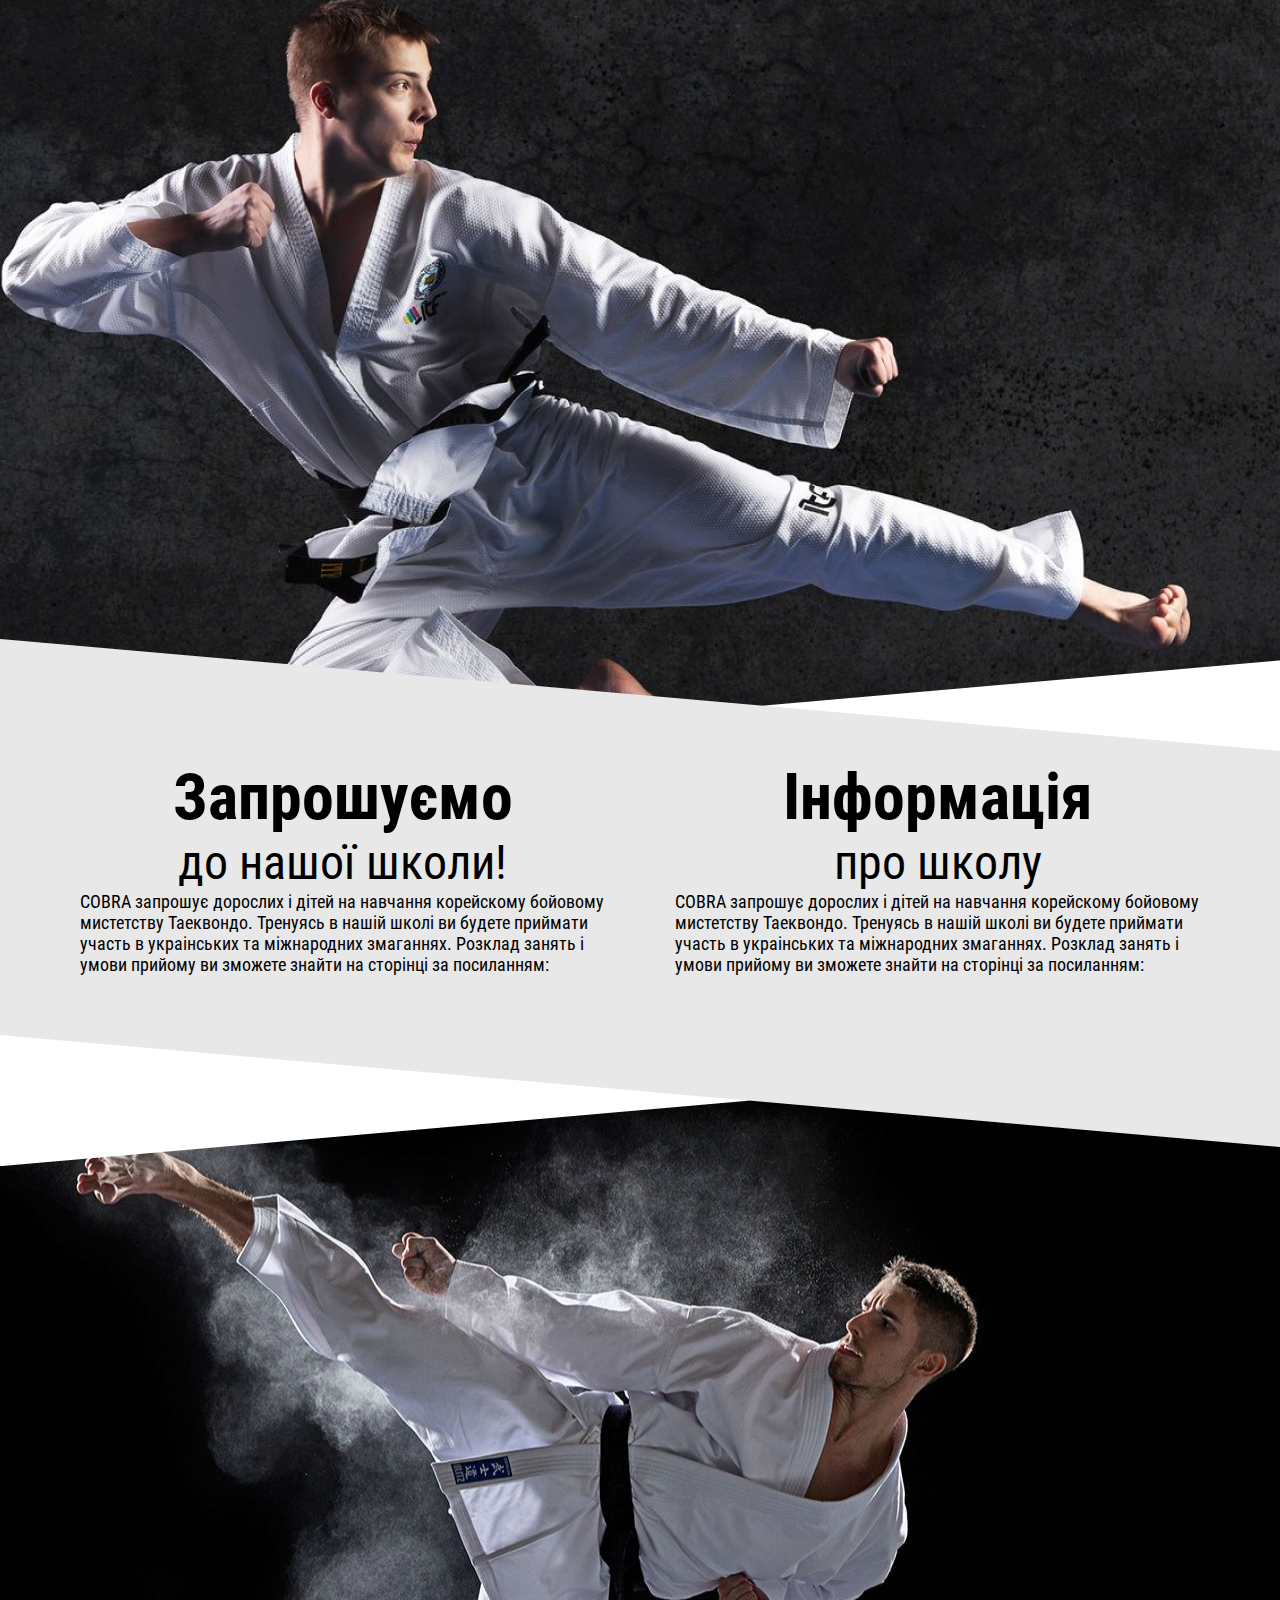
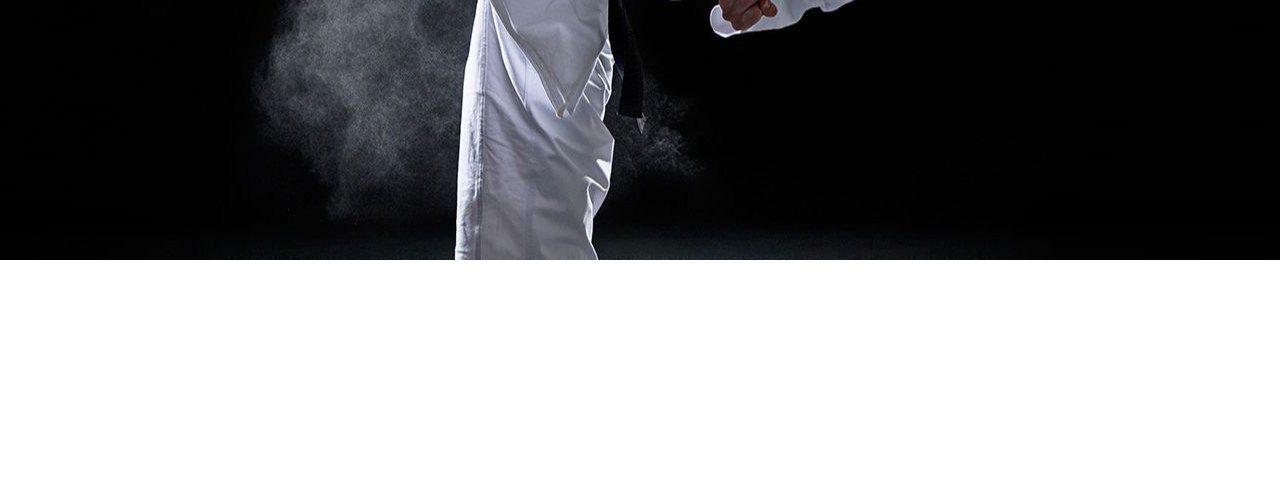
<file: index.html>
<!DOCTYPE html>
<html lang="en">
<head>
    <meta charset="UTF-8">
    <meta name="viewport" content="width=device-width, initial-scale=1.0">
    <title>Taekwondo - Cobra club</title>
    <link rel="stylesheet" href="./css/style.css">
    <script
            src="https://code.jquery.com/jquery-3.3.1.js"
            integrity="sha256-2Kok7MbOyxpgUVvAk/HJ2jigOSYS2auK4Pfzbm7uH60="
            crossorigin="anonymous">
    </script>
    <script>
        $(function(){
            $("#header").load("header.html");
            $("#footer").load("footer.html");
        });
    </script>
</head>
<body>
    <div id="header"></div>
    <main>
        <div class="main__background">
            <div class="middle">
                <div class="middle__wrapper">
                    <div class="article">
                        <div class="article__title">Запрошуємо</div>
                        <div class="article__subtitle">до нашої школи!</div>
                        <div class="article__text">COBRA запрошує дорослих і дітей на навчання корейскому бойовому
                            мистетству Таеквондо.
                            Тренуясь в нашій школі ви будете приймати участь в украінських та
                            міжнародних змаганнях.
                            Розклад занять і умови прийому ви зможете знайти на сторінці за
                            посиланням: </div>
                    </div>
                    <div class="article">
                        <div class="article__title">Інформація</div>
                        <div class="article__subtitle">про школу</div>
                        <div class="article__text">COBRA запрошує дорослих і дітей на навчання корейскому бойовому
                            мистетству Таеквондо.
                            Тренуясь в нашій школі ви будете приймати участь в украінських та
                            міжнародних змаганнях.
                            Розклад занять і умови прийому ви зможете знайти на сторінці за
                            посиланням: </div>
                    </div>
                </div>
            </div>
        </div>
        <div class="main__bottom__background">

        </div>
    </main>
    <div id="footer" class="main__footer"></div>
</body>
</html>
</file>
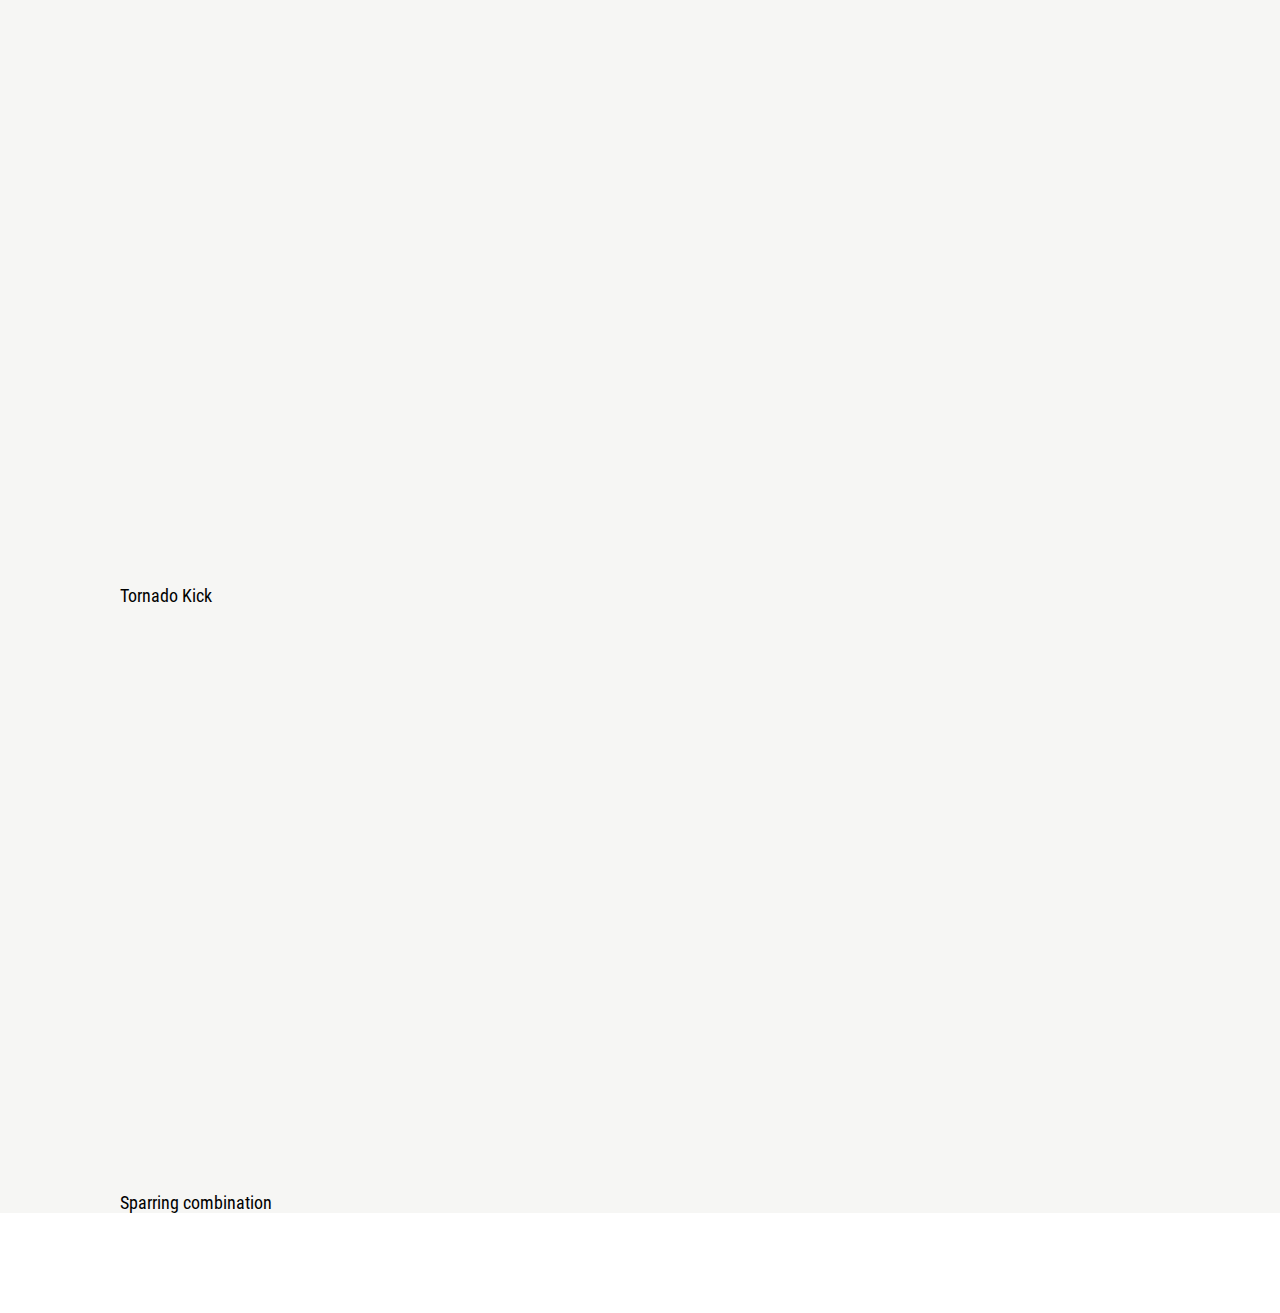
<file: gallery.html>
<!DOCTYPE html>
<html lang="en">
<head>
    <meta charset="UTF-8">
    <title>Taekwondo - Contacts</title>
    <link rel="stylesheet" href="./css/style.css">
    <script
            src="https://code.jquery.com/jquery-3.3.1.js"
            integrity="sha256-2Kok7MbOyxpgUVvAk/HJ2jigOSYS2auK4Pfzbm7uH60="
            crossorigin="anonymous">
    </script>
    <script>
        $(function(){
            $("#header").load("header.html");
            $("#footer").load("footer.html");
        });
    </script>
</head>
<body>
    <div id="header"></div>
    <main>
        <div class="videos">
            <div class="videos__wrapper">
                <div class="video__item">Tornado Kick</div>
                <iframe class="video__element" src="https://www.youtube.com/embed/NMICZNCv4hE" title="YouTube video player" allow="accelerometer; autoplay; clipboard-write; encrypted-media; gyroscope; picture-in-picture" allowfullscreen></iframe>
            </div>
            <div class="videos__wrapper">
                <div class="video__item">Sparring combination</div>
                <iframe class="video__element" src="https://www.youtube.com/embed/T4Z7Bf26LD8?start=1" title="YouTube video player" allow="accelerometer; autoplay; clipboard-write; encrypted-media; gyroscope; picture-in-picture" allowfullscreen></iframe>
            </div>
        </div>
    </main>
    <div id="footer"></div>
</body>
</html>
</file>
<file: css/style.css>
/*Reset style
/* http://meyerweb.com/eric/tools/css/reset/
   v2.0 | 20110126
   License: none (public domain)
*/

html, body, div, span, applet, object, iframe,
h1, h2, h3, h4, h5, h6, p, blockquote, pre,
a, abbr, acronym, address, big, cite, code,
del, dfn, em, img, ins, kbd, q, s, samp,
small, strike, strong, sub, sup, tt, var,
b, u, i, center,
dl, dt, dd, ol, ul, li,
fieldset, form, label, legend,
table, caption, tbody, tfoot, thead, tr, th, td,
article, aside, canvas, details, embed,
figure, figcaption, footer, header, hgroup,
menu, nav, output, ruby, section, summary,
time, mark, audio, video {
    margin: 0;
    padding: 0;
    border: 0;
    font-size: 100%;
    vertical-align: baseline;
}
/* HTML5 display-role reset for older browsers */
article, aside, details, figcaption, figure,
footer, header, hgroup, menu, nav, section {
    display: block;
}
body {
    line-height: 1;
}
ol, ul {
    list-style: none;
}
blockquote, q {
    quotes: none;
}
blockquote:before, blockquote:after,
q:before, q:after {
    content: '';
}
table {
    border-collapse: collapse;
    border-spacing: 0;
}

/* roboto-condensed-regular - latin_cyrillic */
@font-face {
    font-family: 'Roboto Condensed';
    font-style: normal;
    font-weight: 400;
    src: local(''),
    url('../fonts/roboto-condensed-v19-latin_cyrillic-regular.woff2') format('woff2'), /* Chrome 26+, Opera 23+, Firefox 39+ */
    url('../fonts/roboto-condensed-v19-latin_cyrillic-regular.woff') format('woff'); /* Chrome 6+, Firefox 3.6+, IE 9+, Safari 5.1+ */
}
/* roboto-condensed-300italic - latin_cyrillic */
@font-face {
    font-family: 'Roboto Condensed';
    font-style: italic;
    font-weight: 300;
    src: local(''),
    url('../fonts/roboto-condensed-v19-latin_cyrillic-300italic.woff2') format('woff2'), /* Chrome 26+, Opera 23+, Firefox 39+ */
    url('../fonts/roboto-condensed-v19-latin_cyrillic-300italic.woff') format('woff'); /* Chrome 6+, Firefox 3.6+, IE 9+, Safari 5.1+ */
}
/* roboto-condensed-700 - latin_cyrillic */
@font-face {
    font-family: 'Roboto Condensed';
    font-style: normal;
    font-weight: 700;
    src: local(''),
    url('../fonts/roboto-condensed-v19-latin_cyrillic-700.woff2') format('woff2'), /* Chrome 26+, Opera 23+, Firefox 39+ */
    url('../fonts/roboto-condensed-v19-latin_cyrillic-700.woff') format('woff'); /* Chrome 6+, Firefox 3.6+, IE 9+, Safari 5.1+ */
}

html {
    box-sizing: border-box;
    height: 100%;
}
*, *::before, *::after{
    box-sizing: inherit;
}

body {
    font-family: 'Roboto Condensed', sans-serif;
    font-style: normal;
    font-size: 18px;
    line-height: 1.2;
    font-weight: normal;
    color: #000000;
    height: 100%;
}

/* header style start */

.header{
    position: relative;
    background: url(../img/png/logo_Background.png) no-repeat top;
    max-width: 1440px;
    height: 230px;
    margin: 0 auto;
    z-index: 6;
}

.wrapper {
    max-width: 1140px;
    margin: 0 auto;
}

.header__wrapper {
    display: flex;
    flex-wrap: nowrap;
    align-items: center;
    justify-content: space-between;
    padding-top: 20px;
}

.header__list {
    display: flex;
    justify-items: center;
    flex-wrap: wrap;
}

.header__item {
    margin-right: 22px;
}

.header__item:last-child{
    margin-right: 0;
}

.header__link {
    font-size: 18px;
    font-weight: bold;
    line-height: 21px;
    color: #000000;
    text-decoration: none;
}

.header__link:hover, .header__link:focus, .header__link:active {
    opacity: .75;
}

/* header style end */


/* intro style start */
.main__background{
    position:relative;
    padding-top: 750px;
    background: url(../img/png/intro.png) no-repeat top;
    transform: translateY(-120px);
    z-index: 4;
    margin: 0 auto;
}

.main__bottom__background{
    position: relative;
    min-width: 1040px;
    min-height: 800px;
    transform: translateY(-240px);
    background: url(../img/png/bottom_back.png) no-repeat top center;
}

.middle{
    position:relative;
    height: 550px;
    max-width: 1440px;
    margin: 0 auto;
    background: url(../img/png/grey_white.png) no-repeat;
    padding-top: 130px;
    z-index: 5;
}

.middle__wrapper {
    max-width: 1140px;
    margin: 0 auto;
    display: flex;
    flex-wrap: nowrap;
    align-items: center;
    column-gap: 50px;
}

.article{
    flex-wrap: nowrap;
    align-items: center;
    display: flex;
    flex-direction: column;
}

.article__title{
    font-size: 64px;
    line-height: 75px;
    font-weight: bold;
}

.article__subtitle{
    font-weight: normal;
    font-size: 48px;
    line-height: 56px;
}

.article__text{
    height: 126px;
    font-size: 18px;
    margin-left: 10px;
    font-weight: normal;
    line-height: 21px;
}

#footer.main__footer{
    transform: translateY(-340px);
}

/* intro style end */

/* footer style start */

.footer{
    min-height: 400px;
    padding-top: 156px;
    background: url(../img/png/footter_img.png) no-repeat top center;
}

.footer__wrapper {
    max-width: 1140px;
    margin: 0 auto;
    display: flex;
    justify-content: center;
    column-gap: 50px;
}

.footer__article{
    font-weight: normal;
    font-size: 36px;
    line-height: 42px;
}

.copyright{
    min-height: 40px;
    background-color: white;
    text-align: center;
}
/* footer style end */

/* contact page style start */

#contact__main{
    position: relative;
    margin: 0 auto;
    height: 980px;
    max-width: 1440px;
    padding-top: 100px;
    transform: translateY(-100px);
    background-color: #f6f6f4;
}

.contact__wrapper{
    position: relative;
    margin: 0 auto;
    max-width: 1040px;
    z-index: 10;
}

#map{
    position: absolute;
    height: 700px;
    width: 100%;

}

#footer.contact__footer{
    position: relative;
    top: -285px;
}

/* contact page style end */

/* gallery videos style start */
.videos{
    max-width: 1440px;
    height: 100%;
    margin: 0 auto;
    position: relative;
    padding-top: 100px;
    transform: translateY(-100px);
    background-color: #f6f6f4;
}

.videos__wrapper{
    max-width: 1040px;
    margin: 0 auto;
    position: relative;
}

.video__item{
    padding-top: 56.25%;
}

.video__element{
    position: absolute;
    top: 0;
    left:0;
    width: 100%;
    height: 100%;
}

/* gallery videos style end */
</file>
